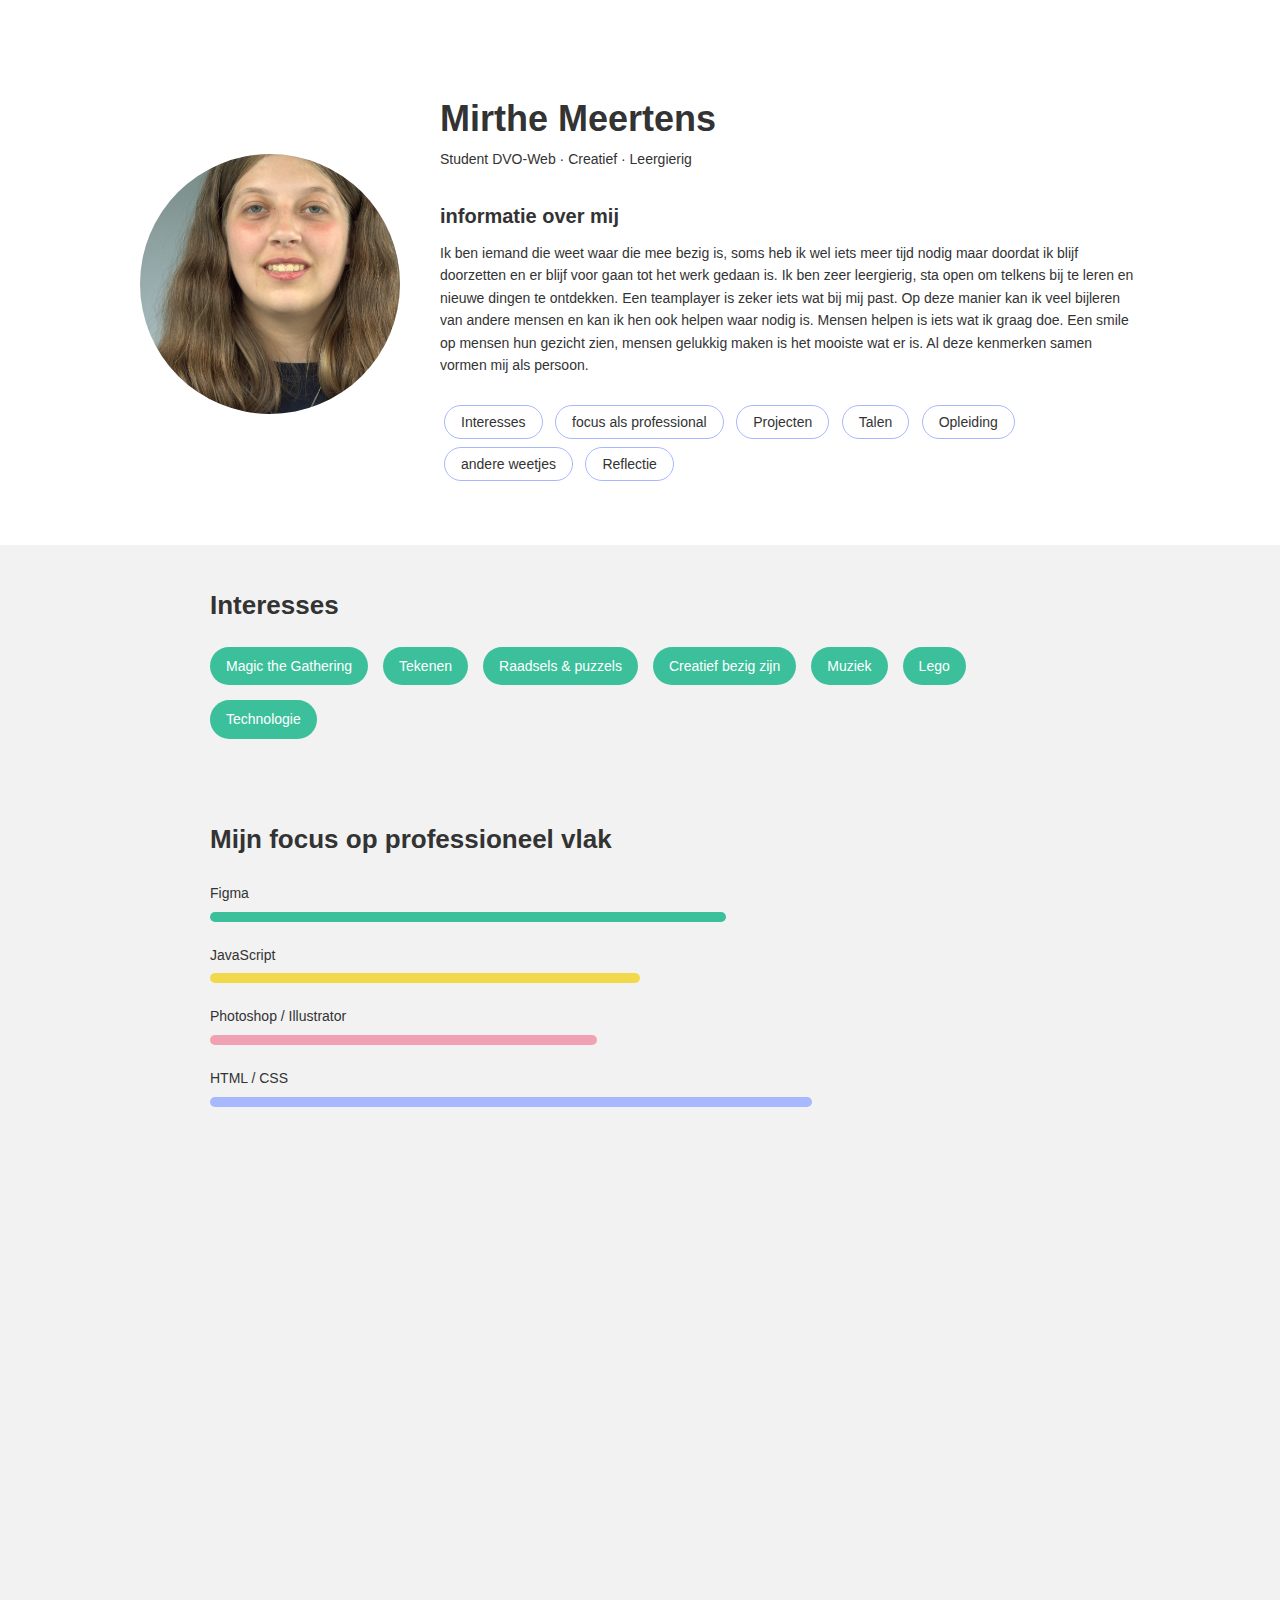
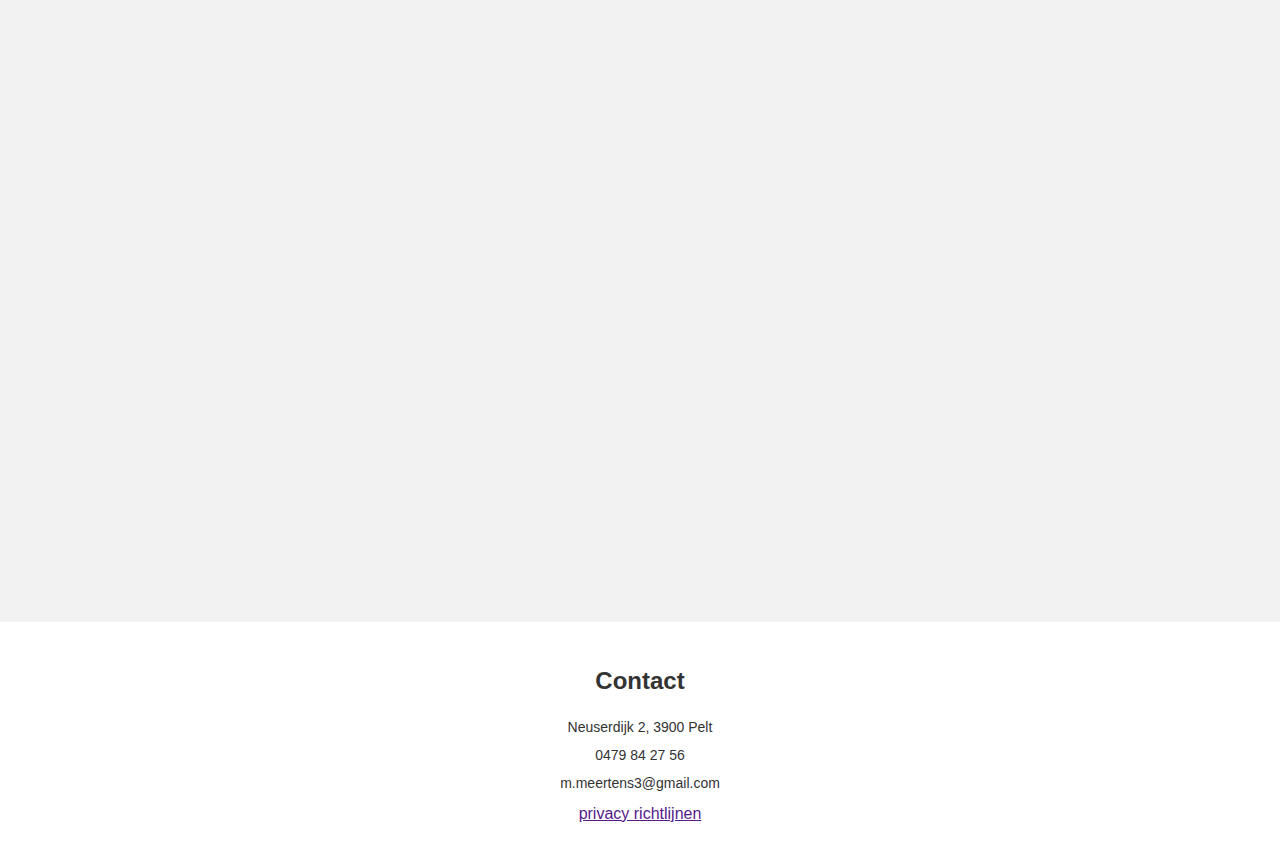
<file: index.html>
<!DOCTYPE html>
<html lang="en">
<head>
    <meta charset="UTF-8">
    <title>Portfolio Meertens Mirthe</title>
    <meta name="viewport" content="width=device-width, initial-scale=1.0"/>
    <link rel="stylesheet" href="index.css">
    <link href="https://fonts.googleapis.com/css2?family=Archivo+Black&display=swap" rel="stylesheet">
    <script defer src="index.js"></script>
</head>

<body>
<header>
    <div class="header-content header-layout">

        <div class="header-image">
            <img src="assets/foto%20mirthe.jpg" alt="Profielfoto Mirthe">
        </div>

        <div class="header-text">
            <h1>Mirthe Meertens</h1>
            <p>Student DVO-Web · Creatief · Leergierig</p>

            <div>
                <h3>informatie over mij</h3>
                <p>
                    Ik ben iemand die weet waar die mee bezig is, soms heb ik wel iets meer tijd nodig maar doordat ik
                    blijf doorzetten en er blijf voor gaan tot het werk gedaan is. Ik ben zeer leergierig, sta open om
                    telkens bij te leren en nieuwe dingen te ontdekken. Een teamplayer is zeker iets wat bij mij past.
                    Op deze manier kan ik veel bijleren van andere mensen en kan ik hen ook helpen waar nodig is. Mensen
                    helpen is iets wat ik graag doe. Een smile op mensen hun gezicht zien, mensen gelukkig maken is het
                    mooiste wat er is. Al deze kenmerken samen vormen mij als persoon.
                </p>
            </div>

            <nav>
                <button data-target="interesses">Interesses</button>
                <button data-target="skills">focus als professional</button>
                <button data-target="projecten">Projecten</button>
                <button data-target="talen">Talen</button>
                <button data-target="opleiding">Opleiding</button>
                <button data-target="speciale-sectie">andere weetjes</button>
                <button id="reflectieBtn">Reflectie</button>
            </nav>
        </div>

    </div>
</header>

<main>

    <section id="interesses" class="fade-in">
        <h2>Interesses</h2>
        <ul class="tags">
            <li>Magic the Gathering</li>
            <li>Tekenen</li>
            <li>Raadsels & puzzels</li>
            <li>Creatief bezig zijn</li>
            <li>Muziek</li>
            <li>Lego</li>
            <li>Technologie</li>
        </ul>

    </section>

    <section id="skills" class="fade-in">
        <h2>Mijn focus op professioneel vlak</h2>

        <div class="skill">
            <span>Figma</span>
            <div class="bar figma"></div>
        </div>

        <div class="skill">
            <span>JavaScript</span>
            <div class="bar js"></div>
        </div>

        <div class="skill">
            <span>Photoshop / Illustrator</span>
            <div class="bar adobe"></div>
        </div>

        <div class="skill">
            <span>HTML / CSS</span>
            <div class="bar html"></div>
        </div>
    </section>

    <section id="projecten" class="fade-in">
        <h2>Projecten</h2>

        <article class="project-card">
            <div class="project-text">
                <h3>Weerwolf App - eigen project</h3>
                <p>
                    <br><br>
                    Een app waar je het spel weerwolven digitaal kan spelen.
                    Er bestaan verschillende varianten, zoals een middeleeuwse stijl.
                    Om alles overzichtelijk bij te houden werd deze app bedacht.
                </p>
                <span class="progress">35% afgerond</span>
                <span class="gebruikte-skills">figma</span>
                <span class="gebruikte-skills">HTML en CSS</span>
                <span class="gebruikte-skills">JavaScript</span>
            </div>
        </article>

        <article class="project-card">
            <div class="project-text">
                <h3>Limburg op de fiets (VZW) - eigen project</h3>
                <p>
                    <br><br>
                    Website voor een VZW die fietsen in Limburg promoot.
                    Ontstaan door het gebrek aan een fietsbeurs in Limburg,
                    ondanks populaire routes zoals Fietsen door de Bomen.
                </p>
                <span class="progress">13% afgerond</span>
                <span class="gebruikte-skills">HTML en CSS</span>
                <span class="gebruikte-skills">JavaScript</span>
            </div>
        </article>

        <article class="project-card">
            <div class="project-text">
                <h3>Game Website – UI Project</h3>
                <p>
                    Het is een project waar ik samen met een klasgenoot aan gewerkt heb. Samen zijn wij aan de slag
                    gegaan
                    om een app te creeëren die kan gebruikt worden bij het spelen van Magic The Gathering maar ook voor
                    Dungeons & Dragons. Hierin kan je al je decks bij te houden. Zowel diegene die je zelf hebt gebouwd
                    maar
                    ook precons kunnen hierin opgeslagen worden. Eerder had ik al verteld dat D&D ook gespeeld kan
                    worden
                    door middel van je karaktersheets erin toe te voegen dat deze overal met je mee hebt. Deze app is
                    appart
                    van de rest doordat je tijdens het spelen ook een muziekfunctie aanwezig is. Wij zijn met dit
                    probleem
                    aan de slag gegaan omdat wij niet meer met zowel spotify als een website voor al je decks of 7
                    deckdozen
                    wouden houden. Door deze applicatie is alls dus op 1 handige plaats.
                    <br>
                    We zijn dus begonnen met brainstormen van hoe en wat er nu precies allemaal in kwam te staan en hoe
                    we
                    alles het beste konden weergeven. Daarna hebben we een taskflow uitgewerkt en zijn we gaan
                    wireframen.
                    Hierbij hebben wij ook een website versie moeten maken zodat het overal toegankelijk is. Als laaste
                    hebben wij nagedacht over een uitwerking. Dit hebben wij beide individueel gedaan om zelf een heel
                    mooi
                    eind resultaat te creëren.
                    <br><br>
                    UI-project rond het ontwerpen van een game app.
                </p>
                <span class="progress">80% afgerond</span>
                <span class="gebruikte-skills">figma</span>
            </div>
            <img src="assets/UI-project-MM.png" alt="UI-Mirthe">
        </article>

        <article class="project-card">
            <div class="project-text">
                <h3>Take Away Website – Scripting Project</h3>
                <p>
                    Voor ons eindopdracht van dit vak moesten wij een take-away website bouwen aan de hand van
                    JavaScript.
                    Zelf kregen wij een start array waar we mee verder moesten werken. Hier ben ik dan ook direct mee
                    aan de
                    slag gegaan. Niet alleen de items via java laten renderen maar ook werken met buttons (die ook
                    werken)
                    en een aparte pagina voor je bestelling die je gedaan hebt. Dit moest dan nog zeer mooi gelay-out
                    worden
                    om er een zeer mooi examplaar van te maken.
                    <br><br>
                    Website voor een take-away zaak met focus op scripting
                    en functionaliteit.
                </p>
                <span class="progress">afgerond</span>
                <span class="gebruikte-skills">HTML en CSS</span>
                <span class="gebruikte-skills">JavaScript</span>
            </div>
            <img src="assets/scripting-project-MM.png" alt="scripting-Mirthe">
        </article>
    </section>

    <section id="talen" class="fade-in">
        <h2>Talenkennis</h2>
        <ul class="languages">
            <li>Nederlands – C2</li>
            <li>Engels – B2</li>
            <li>Frans – B1</li>
        </ul>
    </section>

    <section id="opleiding" class="fade-in">
        <h2>Opleiding</h2>
        <p>
            Secundair onderwijs – TechniekWetenschappen<br>
            Bachelor Biomedische laboratoriumtechnologie <br>
            Bacholor leerkracht lager onderwijs (Educatieve Bachelor) <br>
            Graduaat DVO-Web
        </p>
    </section>

    <section id="speciale-sectie" class="fade-in">
        <h2>Andere weetjes</h2>
        <div>
            <h4 class="titel-andere-weetjes">eerste weetje</h4>
            <p>
                Ik leer heel snel bij en ontdek graag nieuwe dingen. Dit komt wel goed van pas binnen onze sector omdat
                deze
                zo snel aan het groeien is.
            </p>
        </div>
        <br>
        <div>
            <h4 class="titel-andere-weetjes">tweede weetje</h4>
            <p>
                ik heb een passie voor tekenen maar ben daarvoor nooit naar de academie geweest.
            </p>
        </div>
        <br>
        <div>
            <h4 class="titel-andere-weetjes">derde weetje</h4>
            <p>
                Logica en redeneren zijn dingen die ik kei graag doe. Of ik er goed in ben of niet maakt mij niet uit
                maar
                blijven proberen en niet opgeven zorgt ervoor dat ik het resultaat bereik dat ik zeer graag wil
                bereiken.
            </p>
        </div>
    </section>
</main>

<footer>
    <h2>Contact</h2>
    <p>Neuserdijk 2, 3900 Pelt</p>
    <p>0479 84 27 56</p>
    <p>m.meertens3@gmail.com</p>
    <a href="">privacy richtlijnen</a>
</footer>
</body>
</html>
</file>
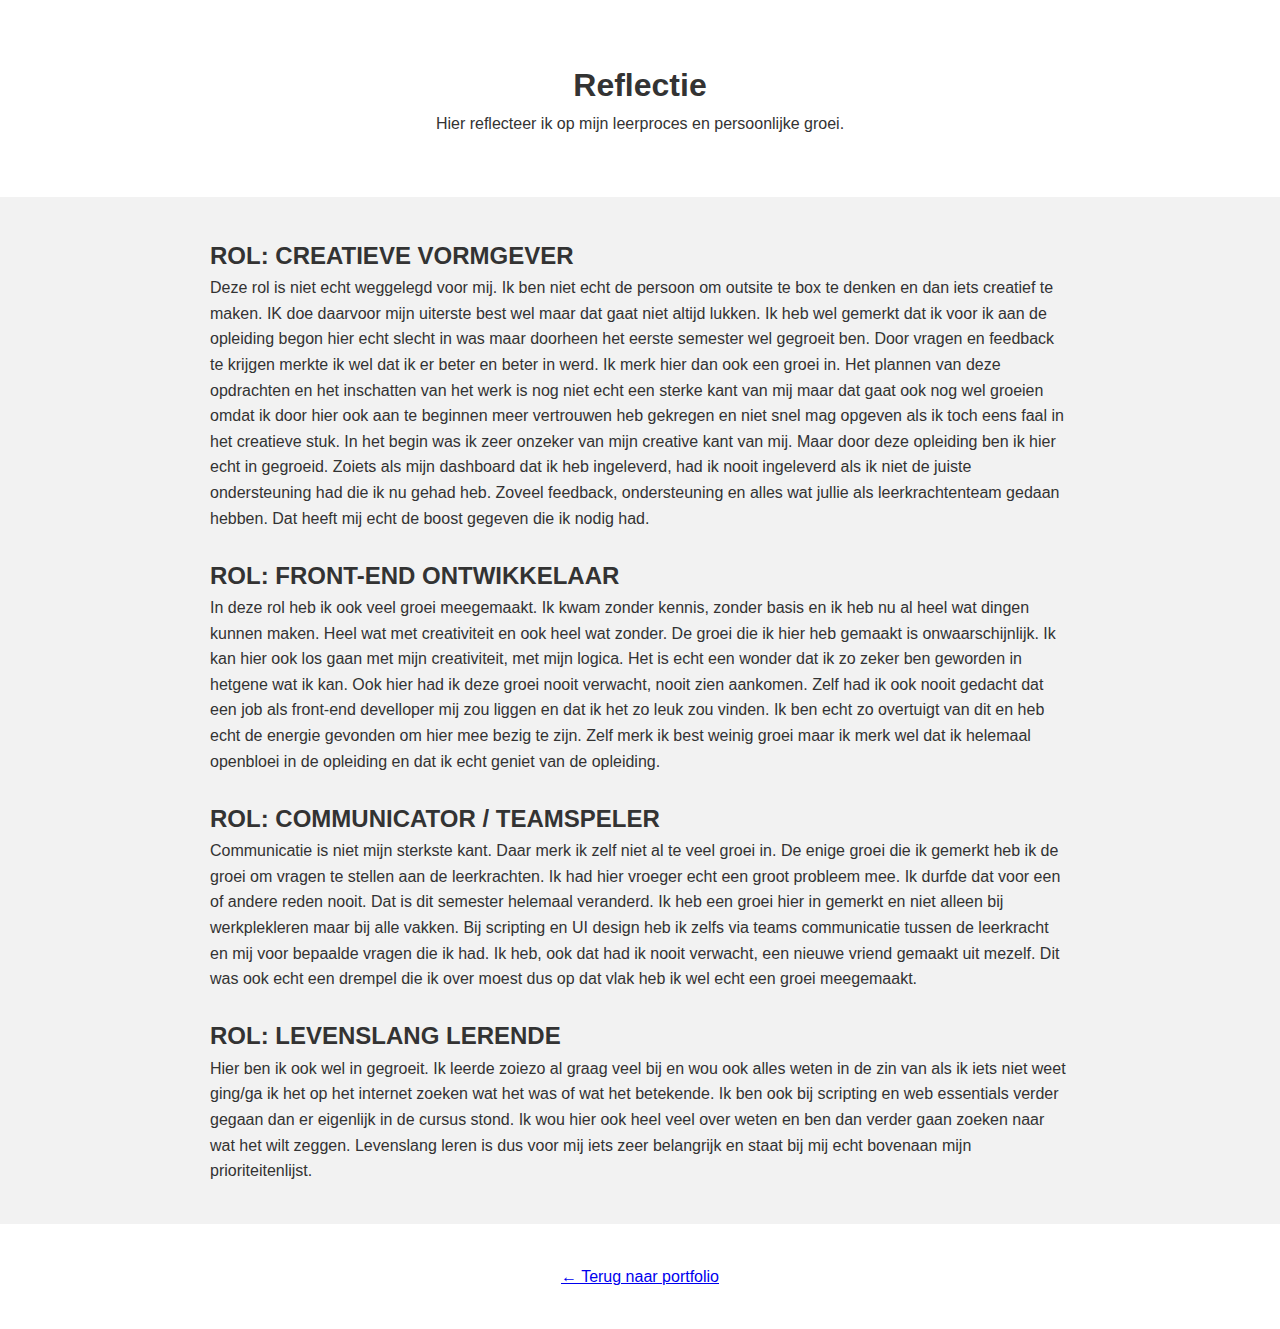
<file: reflectie.html>
<!DOCTYPE html>
<html lang="en">
<head>
    <meta charset="UTF-8">
    <title>Title</title>
    <meta name="viewport" content="width=device-width, initial-scale=1.0"/>
    <link rel="stylesheet" href="index.css">
</head>
<body>

<header>
    <h1>Reflectie</h1>
    <p>Hier reflecteer ik op mijn leerproces en persoonlijke groei.</p>
</header>

<main>
    <div>
        <h2>ROL: CREATIEVE VORMGEVER</h2>
        <p>
            Deze rol is niet echt weggelegd voor mij. Ik ben niet echt de persoon om outsite te box te denken en dan
            iets creatief te maken. IK doe daarvoor mijn uiterste best wel maar dat gaat niet altijd lukken. Ik heb wel
            gemerkt dat ik voor ik aan de opleiding begon hier echt slecht in was maar doorheen het eerste semester wel
            gegroeit ben. Door vragen en feedback te krijgen merkte ik wel dat ik er beter en beter in werd. Ik merk
            hier dan ook een groei in. Het plannen van deze opdrachten en het inschatten van het werk is nog niet echt
            een sterke kant van mij maar dat gaat ook nog wel groeien omdat ik door hier ook aan te beginnen meer
            vertrouwen heb gekregen en niet snel mag opgeven als ik toch eens faal in het creatieve stuk. In het begin
            was ik zeer onzeker van mijn creative kant van mij. Maar door deze opleiding ben ik hier echt in gegroeid.
            Zoiets als mijn dashboard dat ik heb ingeleverd, had ik nooit ingeleverd als ik niet de juiste ondersteuning
            had die ik nu gehad heb. Zoveel feedback, ondersteuning en alles wat jullie als leerkrachtenteam gedaan
            hebben. Dat heeft mij echt de boost gegeven die ik nodig had.
        </p>
    </div>
    <br>
    <div>
        <h2>ROL: FRONT-END ONTWIKKELAAR</h2>
        <p>
            In deze rol heb ik ook veel groei meegemaakt. Ik kwam zonder kennis, zonder basis en ik heb nu al heel wat
            dingen kunnen maken. Heel wat met creativiteit en ook heel wat zonder. De groei die ik hier heb gemaakt is
            onwaarschijnlijk. Ik kan hier ook los gaan met mijn creativiteit, met mijn logica. Het is echt een wonder
            dat ik zo zeker ben geworden in hetgene wat ik kan. Ook hier had ik deze groei nooit verwacht, nooit zien
            aankomen. Zelf had ik ook nooit gedacht dat een job als front-end develloper mij zou liggen en dat ik het zo
            leuk zou vinden. Ik ben echt zo overtuigt van dit en heb echt de energie gevonden om hier mee bezig te zijn.
            Zelf merk ik best weinig groei maar ik merk wel dat ik helemaal openbloei in de opleiding en dat ik echt
            geniet van de opleiding.
        </p>
    </div>
    <br>
    <div>
        <h2>ROL: COMMUNICATOR / TEAMSPELER</h2>
        <p>
            Communicatie is niet mijn sterkste kant. Daar merk ik zelf niet al te veel groei in. De enige groei die ik
            gemerkt heb ik de groei om vragen te stellen aan de leerkrachten. Ik had hier vroeger echt een groot
            probleem mee. Ik durfde dat voor een of andere reden nooit. Dat is dit semester helemaal veranderd. Ik heb
            een groei hier in gemerkt en niet alleen bij werkplekleren maar bij alle vakken. Bij scripting en UI design
            heb ik zelfs via teams communicatie tussen de leerkracht en mij voor bepaalde vragen die ik had. Ik heb, ook
            dat had ik nooit verwacht, een nieuwe vriend gemaakt uit mezelf. Dit was ook echt een drempel die ik over
            moest dus op dat vlak heb ik wel echt een groei meegemaakt.
        </p>
    </div>
    <br>
    <div>
        <h2>ROL: LEVENSLANG LERENDE</h2>
        <p>
            Hier ben ik ook wel in gegroeit. Ik leerde zoiezo al graag veel bij en wou ook alles weten in de zin van als
            ik iets niet weet ging/ga ik het op het internet zoeken wat het was of wat het betekende. Ik ben ook bij
            scripting en web essentials verder gegaan dan er eigenlijk in de cursus stond. Ik wou hier ook heel veel
            over weten en ben dan verder gaan zoeken naar wat het wilt zeggen. Levenslang leren is dus voor mij iets
            zeer belangrijk en staat bij mij echt bovenaan mijn prioriteitenlijst.
        </p>
    </div>
</main>

<footer>
    <a href="index.html">← Terug naar portfolio</a>
</footer>

</body>
</html>
</file>
<file: index.css>
* {
    padding: 0;
    margin: 0;
    box-sizing: border-box;
}

:root {
    --bg: #f2f2f2;
    --card: #ffffff;
    --green: #3cbf9b;
    --yellow: #f2d94c;
    --pink: #f2a1b3;
    --blue: #a8b8ff;
    --text: #333333;
}

body {
    font-family: 'Inter', sans-serif;
    background-color: var(--bg);
    color: var(--text);
    line-height: 1.6;
}

header {
    background-color: var(--card);
    padding: 60px 20px;
    text-align: center;
}

.header-content h1 {
    font-size: 36px;
}

.header-content > p {
    font-size: 16px;
    margin-top: 10px;
}

.header-content div {
    max-width: 700px;
    margin: 30px auto 0;
}

.header-content h3 {
    font-size: 20px;
    margin-bottom: 10px;
}

.header-content div p {
    font-size: 14px;
}
.header-layout {
    display: flex;
    align-items: center;
    justify-content: space-between;
    max-width: 1000px;
    margin: 0 auto;
    gap: 40px;
}

.header-text {
    flex: 1;
    text-align: left;
}

.header-image img {
    width: 260px;
    height: 260px;
    object-fit: cover;
    border-radius: 50%;
}



nav {
    margin-top: 25px;
}

nav button {
    background: none;
    border: 1px solid var(--blue);
    color: var(--text);
    padding: 8px 16px;
    border-radius: 20px;
    margin: 4px;
    cursor: pointer;
    transition: 0.3s;
    font-size: 14px;
}

nav button:hover {
    background-color: var(--blue);
}


main {
    max-width: 900px;
    margin: auto;
    padding: 40px 20px;
}

section {
    margin-bottom: 80px;
}

section h2 {
    font-size: 26px;
    margin-bottom: 20px;
}


.tags {
    display: flex;
    gap: 15px;
    flex-wrap: wrap;
}

.tags li {
    background-color: var(--green);
    padding: 8px 16px;
    border-radius: 20px;
    list-style: none;
    color: white;
    font-size: 14px;
}


.skill {
    margin: 20px 0;
}

.skill span {
    font-size: 14px;
}

.bar {
    height: 10px;
    border-radius: 10px;
    margin-top: 6px;
}

.figma {
    width: 60%;
    background-color: var(--green);
}

.js {
    width: 50%;
    background-color: var(--yellow);
}

.adobe {
    width: 45%;
    background-color: var(--pink);
}

.html {
    width: 70%;
    background-color: var(--blue);
}


.project-card {
    background-color: var(--card);
    padding: 25px;
    border-radius: 20px;
    margin-bottom: 30px;
    display: flex;
    align-items: flex-start;
    gap: 40px;
}

.project-text {
    flex: 1;
}

.project-card img {
    width: 220px;
    height: auto;
    border-radius: 16px;
}

.progress {
    display: inline-block;
    margin-top: 15px;
    background-color: var(--blue);
    padding: 6px 14px;
    border-radius: 20px;
    font-size: 13px;
}
.gebruikte-skills {
    display: inline-block;
    margin-top: 15px;
    background-color: var(--pink);
    padding: 6px 14px;
    border-radius: 20px;
    font-size: 13px;
}


.languages {
    list-style: none;
}

.languages li {
    font-size: 14px;
    margin-bottom: 8px;
}


#opleiding p {
    font-size: 14px;
    line-height: 1.5;
}


#speciale-sectie p {
    font-size: 14px;
    margin-bottom: 15px;
}
.titel-andere-weetjes{
    display: inline-block;
    margin-top: 15px;
    background-color: var(--yellow);
    padding: 6px 14px;
    border-radius: 20px;
    font-size: 13px;
}


footer {
    background-color: var(--card);
    text-align: center;
    padding: 40px 20px;
}

footer h2 {
    font-size: 24px;
    margin-bottom: 15px;
}

footer p {
    font-size: 14px;
    margin-bottom: 6px;
}


.fade-in {
    opacity: 0;
    transform: translateY(20px);
    transition: opacity 0.8s ease, transform 0.8s ease;
}

.fade-in.visible {
    opacity: 1;
    transform: translateY(0);
}

@media (max-width: 768px) {
    .header-layout {
        flex-direction: column;
        text-align: center;
    }

    .header-text {
        text-align: center;
    }
}
@media (max-width: 768px) {
    .header-layout {
        flex-direction: column;
        text-align: center;
    }

    .header-text {
        text-align: center;
    }
}
</file>
